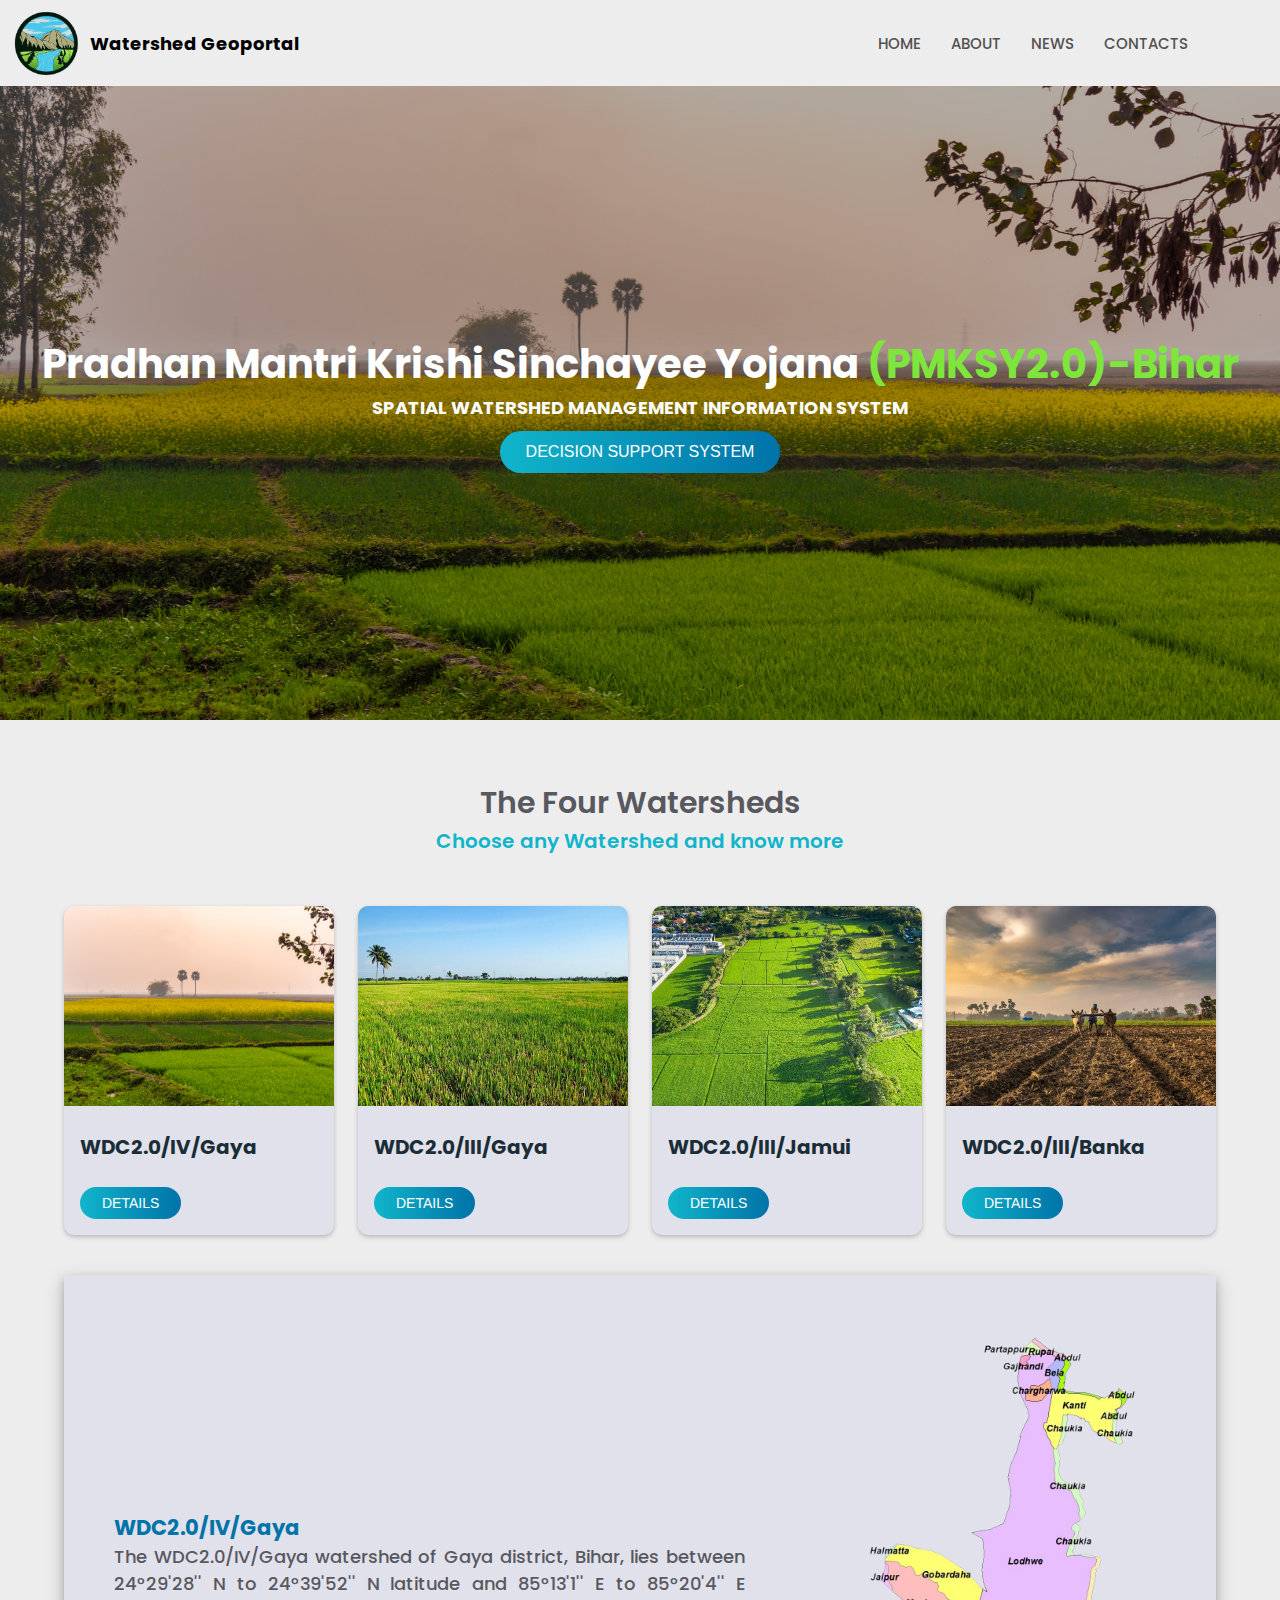
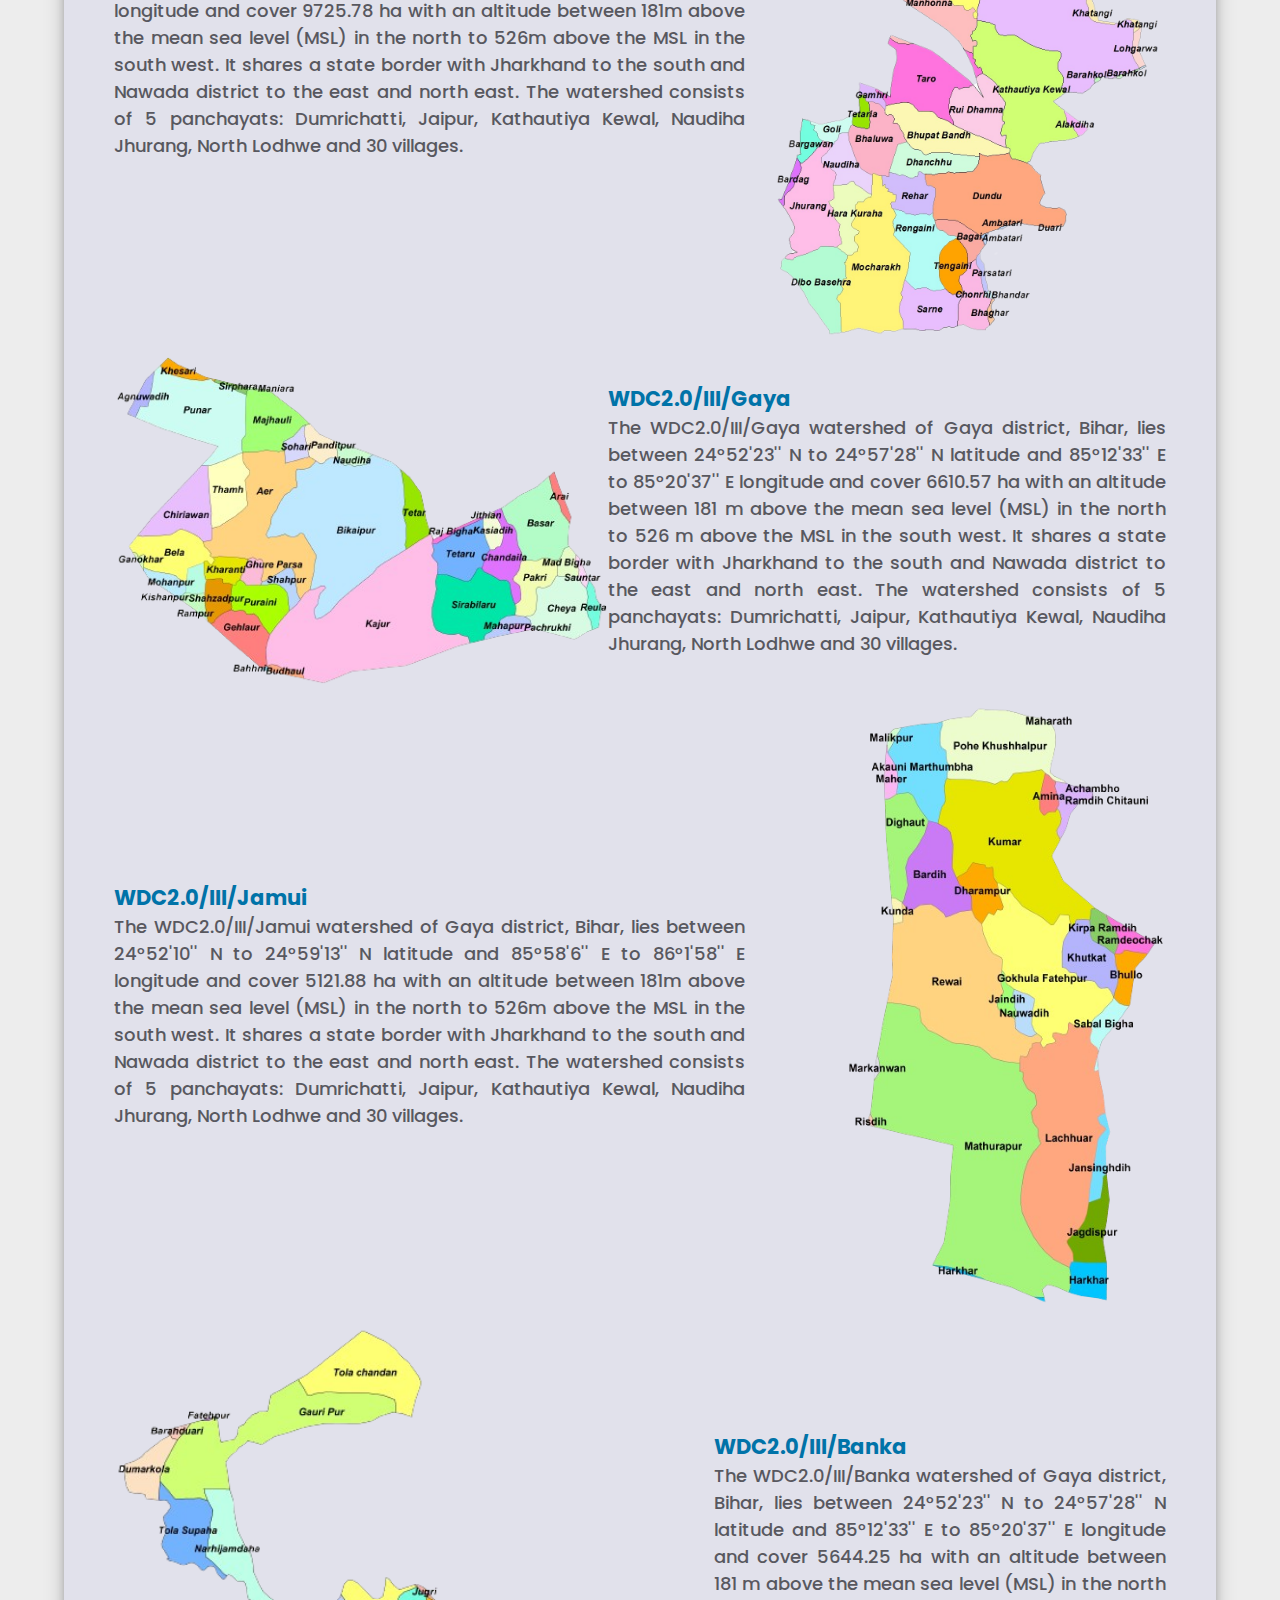
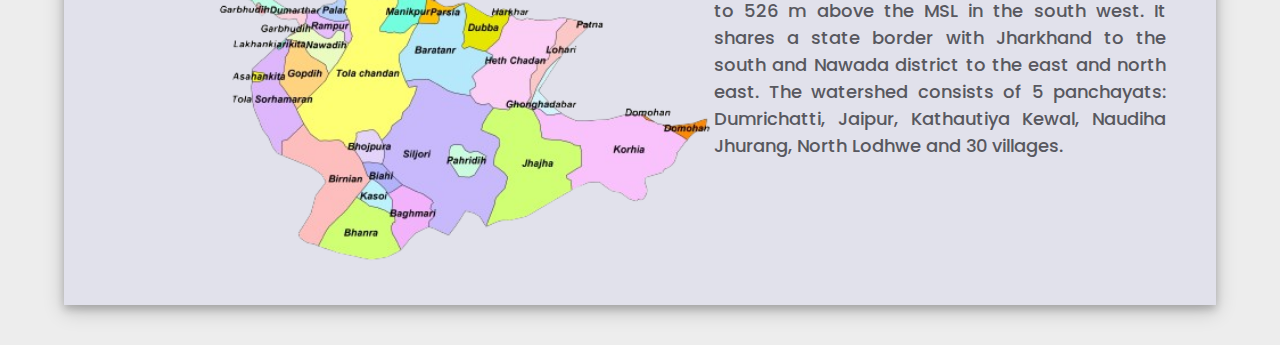
<file: Geoportal/index.html>
<!DOCTYPE html>
<html lang="en">

<head>
    <meta charset="UTF-8">
    <meta name="viewport" content="width=device-width, initial-scale=1.0">
    <link rel="stylesheet"
        href="https://fonts.googleapis.com/css2?family=Material+Symbols+Outlined:opsz,wght,FILL,GRAD@20..48,100..700,0..1,-50..200" />
    <link rel="stylesheet" href="./style.css">

    <title>Watershed Geoportal</title>
</head>

<body>
    <header>
        <nav>
            <div class="Logo">
                <img src="./images/Logo.png" class="logo_img">
                <h2>Watershed Geoportal</h2>
            </div>
            <ul id="menu_box">
                <li><a href="./index.html">HOME</a></li>
                <li><a href="./About/about.html">ABOUT</a></li>
                <li><a href="#">NEWS</a></li>
                <li><a href="#">CONTACTS</a></li>
            </ul>
            <span class="material-symbols-outlined" id="apps">
                apps
            </span>
        </nav>

        <div class="bgImage">
            <div class="overlay"></div>
            <div class="content">
                <h1>Pradhan Mantri Krishi Sinchayee Yojana&nbsp<span>(PMKSY2.0)-Bihar</span></h1>
                <h2>SPATIAL WATERSHED MANAGEMENT INFORMATION SYSTEM</h2>
                <button>Decision Support System</button>
            </div>

        </div>


    </header>
    <section class="main">
        <div class="secTitle">
            <h1>The Four Watersheds</h1>
            <p>Choose any Watershed and know more</p>
        </div>

        <div class="secContent">
            <div class="singleDestination" id="item1">
                <div class="imageDiv">
                    <img src='./images/bihar1.jpg' />
                </div>

                <div class="cardInfo">
                    <h4 class="destTitle">WDC2.0/IV/Gaya</h4><br>
                

                    <div class="desc">
                        <p>
                        </p>
                    </div>
                 <a href="./Gaya_IV/index.html">
                    <button class="btn flex">
                        DETAILS
                    </button>
                </a>
                </div>

            </div>
            <div class="singleDestination" id="item2">
                <div class="imageDiv">
                    <img src='./images/Bihar2.jpg' />
                </div>

                <div class="cardInfo">
                    <h4 class="destTitle">WDC2.0/III/Gaya</h4><br>
                    
                    

                    <div class="desc">
                        <p>
                        </p>
                    </div>
                   <a href="./Gaya_III/index.html">
                    <button class="btn flex">
                        DETAILS
                    </button>
                </a>
                </div>

            </div>
            <div class="singleDestination" id="item3">
                <div class="imageDiv">
                    <img src='./images/Bihar3.jpg' />
                </div>

                <div class="cardInfo">
                    <h4 class="destTitle">WDC2.0/III/Jamui</h4><br>
                    

                    <div class="desc">
                        <p>
                        </p>
                    </div>

                    <button class="btn flex">
                        DETAILS
                    </button>
                </div>

            </div>
            <div class="singleDestination" id="item4">
                <div class="imageDiv">
                    <img src='./images/bihar4.webp' />
                </div>

                <div class="cardInfo">
                    <h4 class="destTitle">WDC2.0/III/Banka</h4><br>
                    

                    <div class="desc">
                        <p>
                        </p>
                    </div>

                    <button class="btn flex">
                        DETAILS
                    </button>
                </div>

            </div>
        </div>
        <div class="desContent">
            <div class="desc">
                <div class="description">
                    <h3>WDC2.0/IV/Gaya</h3>
                    The WDC2.0/IV/Gaya watershed of Gaya district, Bihar, lies between 24&deg29'28'' N to 24&deg39'52'' N latitude and
                    85&deg13'1'' E to 85&deg20'4'' E longitude and cover 9725.78 ha with an altitude between 181m above the
                    mean sea level (MSL) in the north to 526m above the MSL in the south west. It shares a state border
                    with Jharkhand to the south and Nawada district to the east and north east. The watershed consists
                    of 5 panchayats: Dumrichatti, Jaipur, Kathautiya Kewal, Naudiha Jhurang, North Lodhwe and 30
                    villages.
                </div>

                <img src="./images/Gaya_2_4_Vill_Map.png" alt="" class="descImg1">

            </div>
            <div class="desc">
                <img src="./images/Gaya_2_3_Vill_Map.png" alt="" class="descImg2">
                <div class="description">
                    <h3>WDC2.0/III/Gaya</h3>
                    The WDC2.0/III/Gaya watershed of Gaya district, Bihar, lies between 24&deg52'23'' N to 24&deg57'28'' N latitude and
                    85&deg12'33'' E to 85&deg20'37'' E longitude and cover 6610.57 ha with an altitude between 181 m above the
                    mean sea level (MSL) in the north to 526 m above the MSL in the south west. It shares a state border
                    with Jharkhand to the south and Nawada district to the east and north east. The watershed consists
                    of 5 panchayats: Dumrichatti, Jaipur, Kathautiya Kewal, Naudiha Jhurang, North Lodhwe and 30
                    villages.
                </div>
            </div>
            <div class="desc">
                <div class="description">
                    <h3>WDC2.0/III/Jamui</h3>
                    The WDC2.0/III/Jamui watershed of Gaya district, Bihar, lies between 24&deg52'10'' N to 24&deg59'13'' N latitude and
                    85&deg58'6'' E to 86&deg1'58'' E longitude and cover 5121.88 ha with an altitude between 181m above the
                    mean sea level (MSL) in the north to 526m above the MSL in the south west. It shares a state border
                    with Jharkhand to the south and Nawada district to the east and north east. The watershed consists
                    of 5 panchayats: Dumrichatti, Jaipur, Kathautiya Kewal, Naudiha Jhurang, North Lodhwe and 30
                    villages.
                </div>

                <img src="./images/Jamui_Vill_Map.png" alt="" class="descImg3">

            </div>

            <div class="desc">
                <img src="./images/Banka_Vill_Map.png" alt="" class="descImg4">
                <div class="description">
                    <h3>WDC2.0/III/Banka</h3>
                    The WDC2.0/III/Banka watershed of Gaya district, Bihar, lies between 24&deg52'23'' N to 24&deg57'28'' N latitude and
                    85&deg12'33'' E to 85&deg20'37'' E longitude and cover 5644.25 ha with an altitude between 181 m above the
                    mean sea level (MSL) in the north to 526 m above the MSL in the south west. It shares a state border
                    with Jharkhand to the south and Nawada district to the east and north east. The watershed consists
                    of 5 panchayats: Dumrichatti, Jaipur, Kathautiya Kewal, Naudiha Jhurang, North Lodhwe and 30
                    villages.
                </div>
            </div>
        </div>

    </section>
    <script src="app.js"></script>
</body>

</html>
</file>
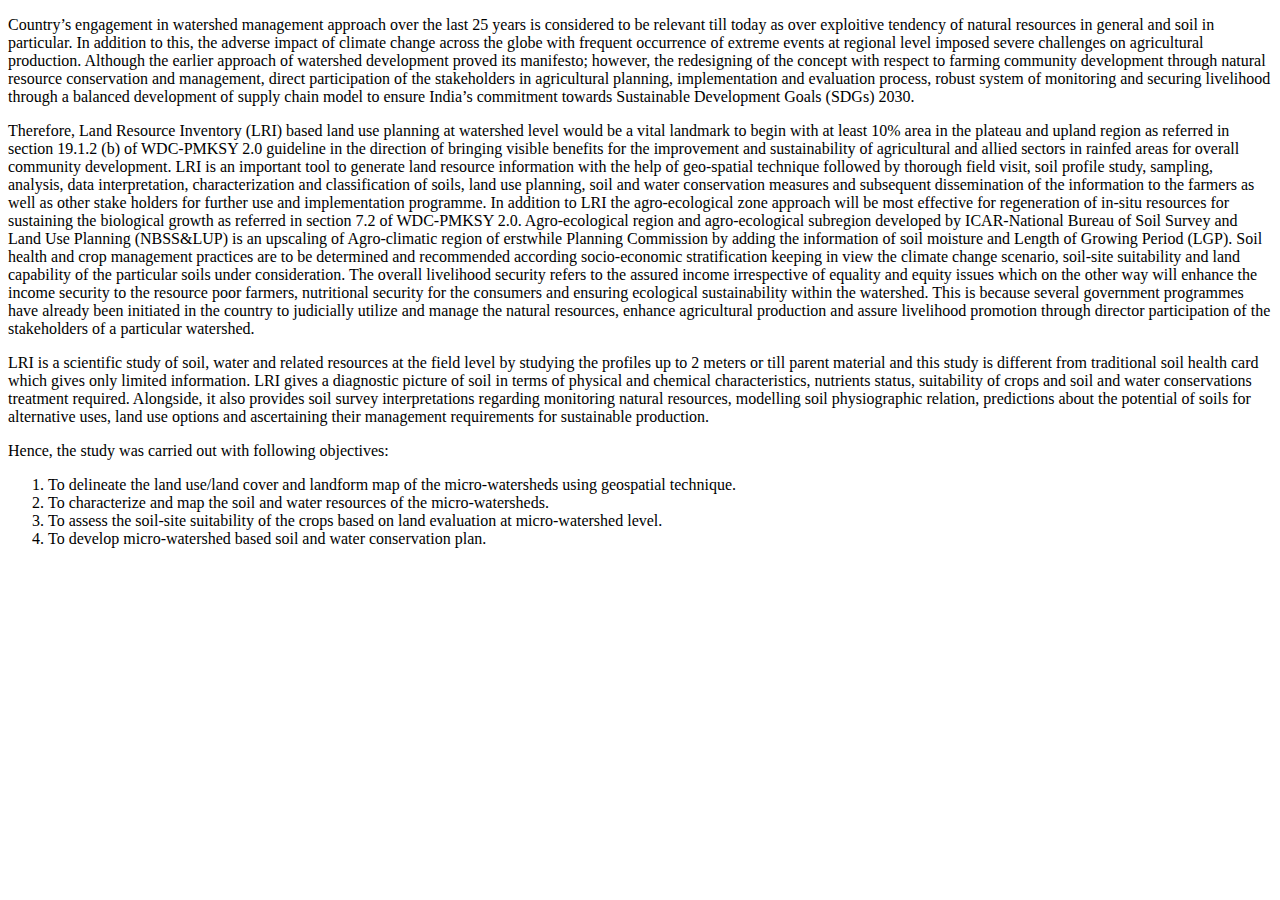
<file: Geoportal/About/about.html>
<!DOCTYPE html>
<html lang="en">

<head>
    <meta charset="UTF-8">
    <meta name="viewport" content="width=device-width, initial-scale=1.0">
    <title>Document</title>
</head>

<body>
    <p>
        Country’s engagement in watershed management approach over the last 25 years is considered to be relevant till
        today as over exploitive tendency of natural resources in general and soil in particular. In addition to this,
        the adverse impact of climate change across the globe with frequent occurrence of extreme events at regional
        level imposed severe challenges on agricultural production. Although the earlier approach of watershed
        development proved its manifesto; however, the redesigning of the concept with respect to farming community
        development through natural resource conservation and management, direct participation of the stakeholders in
        agricultural planning, implementation and evaluation process, robust system of monitoring and securing
        livelihood through a balanced development of supply chain model to ensure India’s commitment towards Sustainable
        Development Goals (SDGs) 2030.
    </p>
    <p>Therefore, Land Resource Inventory (LRI) based land use planning at watershed level would be a vital landmark to
        begin with at least 10% area in the plateau and upland region as referred in section 19.1.2 (b) of WDC-PMKSY 2.0
        guideline in the direction of bringing visible benefits for the improvement and sustainability of agricultural
        and allied sectors in rainfed areas for overall community development. LRI is an important tool to generate land
        resource information with the help of geo-spatial technique followed by thorough field visit, soil profile
        study, sampling, analysis, data interpretation, characterization and classification of soils, land use planning,
        soil and water conservation measures and subsequent dissemination of the information to the farmers as well as
        other stake holders for further use and implementation programme. In addition to LRI the agro-ecological zone
        approach will be most effective for regeneration of in-situ resources for sustaining the biological growth as
        referred in section 7.2 of WDC-PMKSY 2.0. Agro-ecological region and agro-ecological subregion developed by
        ICAR-National Bureau of Soil Survey and Land Use Planning (NBSS&LUP) is an upscaling of Agro-climatic region of
        erstwhile Planning Commission by adding the information of soil moisture and Length of Growing Period (LGP).
        Soil health and crop management practices are to be determined and recommended according socio-economic
        stratification keeping in view the climate change scenario, soil-site suitability and land capability of the
        particular soils under consideration. The overall livelihood security refers to the assured income irrespective
        of equality and equity issues which on the other way will enhance the income security to the resource poor
        farmers, nutritional security for the consumers and ensuring ecological sustainability within the watershed.
        This is because several government programmes have already been initiated in the country to judicially utilize
        and manage the natural resources, enhance agricultural production and assure livelihood promotion through
        director participation of the stakeholders of a particular watershed.
    </p>
    <p>LRI is a scientific study of soil, water and related resources at the field level by studying the profiles up to
        2 meters or till parent material and this study is different from traditional soil health card which gives only
        limited information. LRI gives a diagnostic picture of soil in terms of physical and chemical characteristics,
        nutrients status, suitability of crops and soil and water conservations treatment required. Alongside, it also
        provides soil survey interpretations regarding monitoring natural resources, modelling soil physiographic
        relation, predictions about the potential of soils for alternative uses, land use options and ascertaining their
        management requirements for sustainable production.
    </p>
    <p>
        Hence, the study was carried out with following objectives:
        <ol>
            <li>To delineate the land use/land cover and landform map of the micro-watersheds using geospatial technique.</li>
            <li>To characterize and map the soil and water resources of the micro-watersheds.</li>
            <li>To assess the soil-site suitability of the crops based on land evaluation at micro-watershed level.</li>
            <li>To develop micro-watershed based soil and water conservation plan.</li>
          </ol>
    </p>
</body>

</html>
</file>
<file: Geoportal/style.css>
@import url('https://fonts.googleapis.com/css2?family=Poppins:ital,wght@0,100;0,200;0,300;0,400;0,500;0,600;0,700;0,800;0,900;1,100;1,200;1,300;1,400;1,500;1,600;1,700;1,800;1,900&display=swap');

*{
    padding: 0;
    margin: 0;
    box-sizing: border-box;
}
:root {
    --PrimaryColor: hsl(199, 100%, 33%);
    --SecondaryColor: hsl(187, 85%, 43%);
    --gradientColor: linear-gradient(to right,
            hsl(187, 85%, 43%),
            hsl(199, 100%, 33%));

    --whiteColor: hsl(0, 0%, 100%);
    --blackColor: hsl(201, 33%, 16%);
    --textColor: hsl(240, 4%, 36%);
    --whiteColorDeam: hsl(0, 0%, 93%);
    --greyText: rgb(190, 190, 190);
    --inputColor: rgb(239, 239, 239);
    --bodyColor: rgb(240, 240, 246);
    --cardBG: rgb(225, 225, 235);
}

body {
    font-family: "Poppins", sans-serif;
    background: var(--whiteColorDeam);
}

header {
    width: 100%;
    height: 80vh;
    margin: auto;

}

header nav {
    width: 98%;
    height: 12%;
    margin: auto;
    display: flex;
    align-items: center;
    justify-content: space-between;
    background: var(--whiteColorDeam);
}

header nav .Logo {
    display: flex;
    align-items: center;
    justify-content: space-between;
    color: #000;
    gap: 10px;
}

header nav .Logo .logo_img {
    width: 5rem;
    height: 5rem;
}


header nav ul {
    list-style: none;
    display: flex;
    margin-right: 4rem;
}

header nav ul li {
    padding: 3px 15px;
}

header nav ul li a {
    text-decoration: none;
    color: rgb(83, 81, 81);
    font-size: 15px;
    font-weight: 500;
    transition: .3s linear;
}

header nav ul li a:hover {
    color: var(--PrimaryColor);
}


header nav #apps {
    display: none;
}

header .bgImage {
    position: relative;
    color: var(--whiteColorDeam);
    width: 100%;
    height: 88%;
    background-image: url('./images/bihar1.jpg');
    background-repeat: no-repeat;
    background-size: cover;
    background-position: center;
    animation: bgChange 20s linear infinite;
}

header .bgImage::before {
    position: absolute;
    color: var(--whiteColorDeam);
    width: 100%;
    height: 88%;
    background-image: url('./images/bihar1.jpg');
    background-repeat: no-repeat;
    background-size: cover;
    background-position: center;
    animation: bgChange 20s linear infinite;
    z-index: -1;
}

@keyframes bgChange {
    0% {
        background-image: url('./images/bihar1.jpg');
    }

    20% {
        background-image: url('./images/bihar1.jpg');
    }

    25% {
        background-image: url('./images/Bihar2.jpg');
    }

    45% {
        background-image: url('./images/Bihar2.jpg');
    }

    50% {
        background-image: url('./images/Bihar3.jpg');
    }

    70% {
        background-image: url('./images/Bihar3.jpg');
    }

    75% {
        background-image: url('./images/bihar4.webp');
    }

    95% {
        background-image: url('./images/bihar4.webp');
    }
}

header .overlay {
    position: absolute;
    width: 100%;
    height: 100%;
    top: 0px;
    left: 0px;
    background-color: rgba(0, 0, 0, 0.3);
}

header .content {
    position: relative;
    width: 100%;
    height: 100%;
    color: white;
    display: flex;
    justify-content: center;
    align-items: center;
    flex-direction: column;
    z-index: 2;
}

header .content h1 {
    font-size: 40px;
    margin-bottom: 0px;
    text-align: center;
}

header .content h1 span {
    color: #7ee63a;
}

header .content h2 {
    font-size: 20px;
    width: 60%;
    padding-bottom: 10px;
    text-align: center;
}

header .content button {
    color: white;
    border: none;
    outline: none;
    font-size: 18px;
    background: var(--gradientColor);
    padding: 12px 26px;
    text-transform: uppercase;
    border-radius: 25px;
    transition: .5s;
    cursor: pointer;
}

header .content button:hover {
    background: var(--PrimaryColor);
}

/* header .scrollImages{
   position: relative;
   width: 100%;
   height: 200px;
   top: 180px;
   border-radius: 10px;
   padding-bottom: 20px;
   box-shadow: 0px 20px 25px -10px rgb(165, 165, 165);

}

header .scrollImages::before{
    content: '';
    position: absolute;
    width: 100%;
    height: 100%;
    border-radius: 10px;
    background: rgb(241, 241, 241, .4);
    backdrop-filter: blur(5px);
    z-index: -1;
}

header .scrollImages .cards{
    width: 96%;
    height: auto;
    margin: 15px auto;
    display: flex;
    justify-content: space-between;
    align-items: center;
}

header .scrollImages .cards .card{
    width: 220px;
    height: 188px;
}

header .scrollImages .cards .card img{
    width: 220px;
    height: 188px;

} */
.main {
    width: 90%;
    margin: auto;
}

.secTitle {
    width: 60%;
    height: auto;
    margin: auto;
}

.secTitle h1 {
    font-weight: 600;
    font-size: 35px;
    text-align: center;
    color: var(--textColor);
    margin: 0;
}


.secTitle p {
    font-weight: 600;
    font-size: 25px;
    text-align: center;
    color: var(--SecondaryColor);
    margin: 0;
}


.secContent {
    margin-top: 50px;
    display: grid;
    justify-content: center;
    gap: 1.5rem;
}

.secContent .singleDestination {
    height: 100%;
    display: grid;
    row-gap: 10px;
    border-radius: 10px;
    align-items: center;
    background: var(--cardBG);
    box-shadow: 0 2px 4px rgba(140, 140, 141, 0.549);
    overflow: hidden;
}

.secContent .singleDestination:hover {
    background: var(--cardHover);
    box-shadow: 1 4px 4px rgba(85, 85, 114, 0.549);
    transition: 0.3s ease;
}

.secContent .singleDestination .imageDiv {
    height: 200px;
    width: 100%;
    overflow: hidden;
}

.secContent .singleDestination .imageDiv img {
    height: 100%;
    width: 100%;
    object-fit: cover;
    transition: 2s ease;
}

.secContent .singleDestination .imageDiv img:hover {
    transform: scale(1.1);
}


.cardInfo {
    padding: 1rem;
}

.cardInfo .destTitle {
    color: var(--blackColor);
    font-size: 1.25rem;
}

.cardInfo .continent {
    display: flex;
    align-items: center;
    gap: 0.5rem;
}



.cardInfo .continent .name {
    color: var(--textColor);
    font-size: 14px;
}

.cardInfo .continent #icon {
    color: var(--textColor);
    font-size: 14px;
}

.desc {
    font-size: 13.5px;
    color: var(--textColor);
    font-weight: 500;
}

.btn {
    color: white;
    border: none;
    outline: none;
    font-size: 18px;
    background: var(--gradientColor);
    padding: 12px 26px;
    text-transform: uppercase;
    border-radius: 25px;
    transition: .5s;
    cursor: pointer;
}

.btn:hover {
    background: var(--PrimaryColor);
}

.btn .icon {
    align-self: center;
    font-size: 18px;
}


.desContent{
    
    margin: 40px auto;
        padding: 40px 50px;
        background: var(--cardBG);
        box-shadow: 0 4px 8px 0 rgba(0, 0, 0, 0.2), 0 6px 20px 0 rgba(0, 0, 0, 0.19);
}

.desContent .desc{
    display: flex;
    justify-content: space-between;
    align-items: center;
}

.desContent .desc h3{
color: var(--PrimaryColor);

}

.desContent .desc .description{
    width: 60%;
    font-family: "Poppins", sans-serif;
    font-size: 18px;
    text-align: justify;
  text-justify: inter-word;
}
.desContent .desc .descImg1{
    width: 400px;
    height: 600px;
}

.desContent .desc .descImg2{
    width: 512pxs;
    height: 330px;
}

.desContent .desc .descImg3{
    width: 320px;
        height: 600px;
}

.desContent .desc .descImg4{
    width: 600px;
    height: 540px;
}

@media screen and (min-width: 500px) {
    header {
       
        height: 60vh;
    
    }
    header nav .Logo .logo_img {
        width: 3.3rem;
        height: 3.2rem;
    }

    header nav .Logo h2{
        font-size: 13px;
    }

    
    header .content h1 {
        font-size: 26px;
       
    }
    header .content h2 {
        font-size: 15px;
        
    }

    header .content button {
       
        font-size: 14px;
        
    }
    .secTitle {
        margin-top: 40px;
        width: 90%;
    }
    .secTitle h1::after {
        width: 155px !important;
    }

    .secTitle h1 {

        font-size: 28px;

    }


    .secTitle p {

        font-size: 18px;

    }

    .secContent {
        margin-top: 30px;
        grid-template-columns: repeat(1, 1fr);

    }

    .secContent .singleDestination {
        height: auto;
    }

    .btn {
        font-size: 14px;
        background: var(--gradientColor);
        padding: 8px 22px;
        text-transform: uppercase;
        border-radius: 25px;
        transition: .5s;
        cursor: pointer;
    }


    .desContent{
    border: 1 solid #000;
        margin: 30px auto;
        padding: 20px 20px;
    }
    
    .desContent .desc{
        margin-top: 20px;
    }
    
    .desContent .desc h3{
    color: var(--PrimaryColor);
    
    }
    
    .desContent .desc .description{
        width: 50%;
        font-size: 10px;
        
    }
    .desContent .desc .descImg1{
        width: 200px;
        height: 350px;
    }
    
    .desContent .desc .descImg2{
        width: 300px;
        height: 180px;
    }
    
    .desContent .desc .descImg3{
        width: 180px;
        height: 320px;
        
    }

    .desContent .desc .descImg4{
        width: 280px;
        height: 290px;
    }
}

@media screen and (min-width: 600px) {
    header {
       
        height: 60vh;
    
    }
    header nav .Logo h2{
        font-size: 15px;
    }
    .secContent {
        margin-top: 35px;
        grid-template-columns: repeat(2, 1fr);


    }
}


@media screen and (min-width: 840px) {

    header nav .Logo h2{
        font-size: 18px;
    }
    header {
       
        height: 70vh;
    
    }
    header nav .Logo .logo_img {
        width: 4.2rem;
        height: 4.2rem;
    }

    
    header .content h1 {
        font-size: 28px;
       
    }
    header .content h2 {
        font-size: 18px;
        
    }
    header .content button {
       
        font-size: 16px;
        
    }
    .secTitle {
        margin-top: 60px;
        width: 80%;
    }

    .secTitle h1 {

        font-size: 30px;

    }


    .secTitle p {

        font-size: 20px;

    }
    .secContent {
        margin-top: 40px;
        grid-template-columns: repeat(2, 1fr);


    }

    .secContent .singleDestination {
        height: auto;
    }

    .desContent{
    
        margin: 30px auto;
        padding: 20px 20px;
    }
    
    .desContent .desc{
        display: flex;
        justify-content: space-between;
        align-items: center;
    }
    
    .desContent .desc h3{
    color: var(--PrimaryColor);
    
    }
    
    .desContent .desc .description{
        width: 50%;
        font-family: "Poppins", sans-serif;
        font-size: 13px;
        text-align: justify;
      text-justify: inter-word;
    }
    .desContent .desc .descImg1{
        width: 200px;
        height: 350px;
    }
    
    .desContent .desc .descImg2{
        width: 320px;
        height: 200px;
    }
    
    .desContent .desc .descImg3{
        width: 200px;
        height: 350px;
    }

    .desContent .desc .descImg4{
        width: 350px;
        height: 360px;
    }
}


@media screen and (min-width: 1200px) {
    header {
       
        height: 80vh;
    
    }

    
    header .content h1 {
        font-size: 40px;
       
    }
    .secContent {
        margin-top: 50px;

        grid-template-columns: repeat(4, 1fr);


    }
    .desContent{
        
        margin: 40px auto;
        padding: 40px 50px;
        background: var(--cardBG);
        box-shadow: 0 4px 8px 0 rgba(0, 0, 0, 0.2), 0 6px 20px 0 rgba(0, 0, 0, 0.19);
    }
    
    .desContent .desc{
        display: flex;
        justify-content: space-between;
        align-items: center;
    }
    
    .desContent .desc h3{
    color: var(--PrimaryColor);
    
    }
    
    .desContent .desc .description{
        width: 60%;
        font-family: "Poppins", sans-serif;
        font-size: 18px;
        text-align: justify;
      text-justify: inter-word;
    }
    .desContent .desc .descImg1{
        width: 400px;
        height: 600px;
    }
    
    .desContent .desc .descImg2{
        width: 512px;
        height: 330px;
    }
    
    .desContent .desc .descImg3{
        width: 320px;
        height: 600px;
    }
    .desContent .desc .descImg4{
        width: 600px;
        height: 540px;
    }
}

@media screen and (max-width: 960px) {
    header nav ul{
        position: absolute;
        width: 230px;
        height: auto;
        flex-direction: column;
        background: #fff;
        border-radius: 5px;
        box-shadow: 0px 0px 10px gray;
        justify-content: center;
        top: -100%;
        right: 0%;
        z-index: 9999999999999999;
        padding: 10px 20px;
        transition: 0.4s linear;
        margin-top: 20px;
    }

    header nav ul li{
        padding: 8px 0px;
        text-align: center;
    }
    /* Javascript class */
    header nav .ul_active {
        top: 0;
    }

    header nav #apps {
        display: unset;
        cursor: pointer;
    }

}

@media screen and (max-width: 650px) {
    header nav ul{
        width: 170px;
        
    }
    header nav ul li a {
        font-size: 13px;
        font-weight: 600;
    }
}

@media screen and (max-width: 650px) {
    header nav ul{
        width: 150px;
        
    }
    header nav ul li a {
        font-size: 11px;
       
    }
}
</file>
